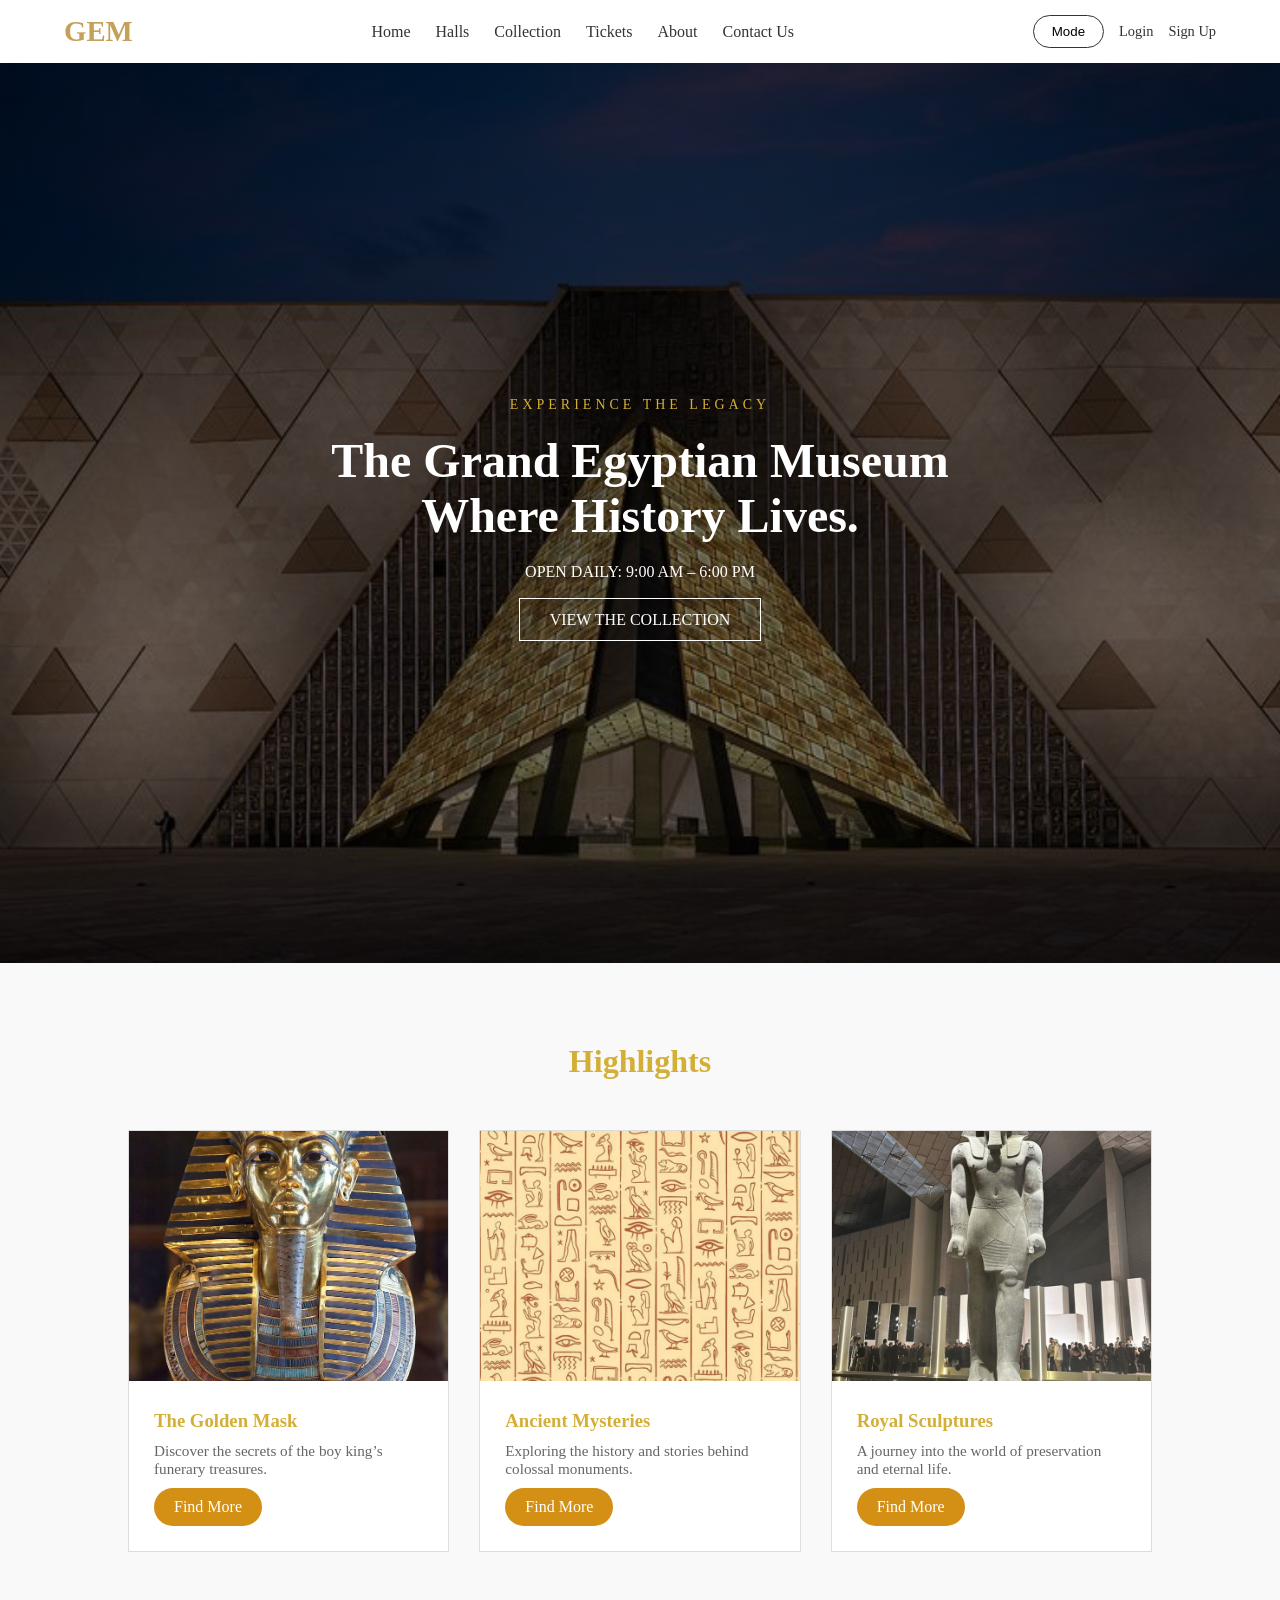
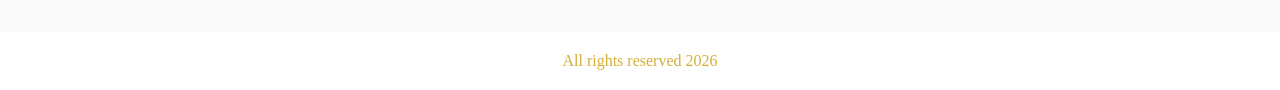
<file: index.html>
<!DOCTYPE html>
<html lang="en">
<head>
<title> The Grand Egyptian Museum</title>
<meta charset="UTF-8"> 
<meta name="viewport" content="width=device-width, initial-scale=1.0">
<link href="index.css" rel="stylesheet" >
</head>
<body> 
<div>
    <header>
    <div class="logo">
        <h1><b> GEM </b></h1>
    </div>

    <nav>
        <ul>
            <li><a href="index.html"> Home </a></li>
            <li><a href="hall.html"> Halls </a></li>
            <li><a href="gallery.html"> Collection </a></li>
            <li><a href="tickets.html"> Tickets </a></li>
            <li><a href="about.html"> About </a></li>
            <li><a href="contact.html"> Contact Us </a></li>
        </ul>
    </nav>
   <div class="registration">
      <button class="modebutton"> Mode </button>
      <a id="loginBtn" class="navbutton" href="login.html"> Login </a>
      <a id="signupBtn" class="navbutton" href="signup.html"> Sign Up </a>
      <a id="logoutBtn" class="navbutton" href="#" style="display: none;"> Logout </a>
    </div>
</header>  
<section class="hero1">
  <div class="hero-content">
    <p class="subtitle">EXPERIENCE THE LEGACY</p>
    <h1>The Grand Egyptian Museum <br> Where History Lives.</h1>
    <p class="date">OPEN DAILY: 9:00 AM – 6:00 PM</p>
    <a href="gallery.html" class="btn1">VIEW THE COLLECTION</a>
</section>
<section class="museum-highlights">
        <h2 class="section-title">Highlights</h2>
        <div class="cards-grid">
            <div class="card">
                <div class="card-img-wrapper">
                    <img src="tutankhamun.jpg" alt="Mask">
                </div>
                <div class="card-info">
                    <h3>The Golden Mask</h3>
                    <p class="pp">Discover the secrets of the boy king’s funerary treasures.</p>
                          <a class="imgbutton" href="gallery.html"> Find More </a>

                </div>
            </div>

            <div class="card">
                <div class="card-img-wrapper">
                    <img src="pardiat.jpg" alt="Sphinx">
                </div>
                <div class="card-info">
                    <h3>Ancient Mysteries</h3>
                    <p class="pp">Exploring the history and stories behind colossal monuments.</p>
                          <a class="imgbutton" href="gallery.html"> Find More </a>

                </div>
            </div>

            <div class="card">
                <div class="card-img-wrapper">
                    <img src="ramses ll.jpg" alt="Sculpture">
                </div>
                <div class="card-info">
                    <h3>Royal Sculptures</h3>
                    <p class="pp">A journey into the world of preservation and eternal life.</p>
                          <a class="imgbutton" href="gallery.html"> Find More </a>

                </div>
            </div>
        </div>
    </section>
</div>
<script src="index.js"> </script>
</body>
    <footer>
            <bold>All rights reserved 2026</bold><br>
        </footer>
</html>
</file>
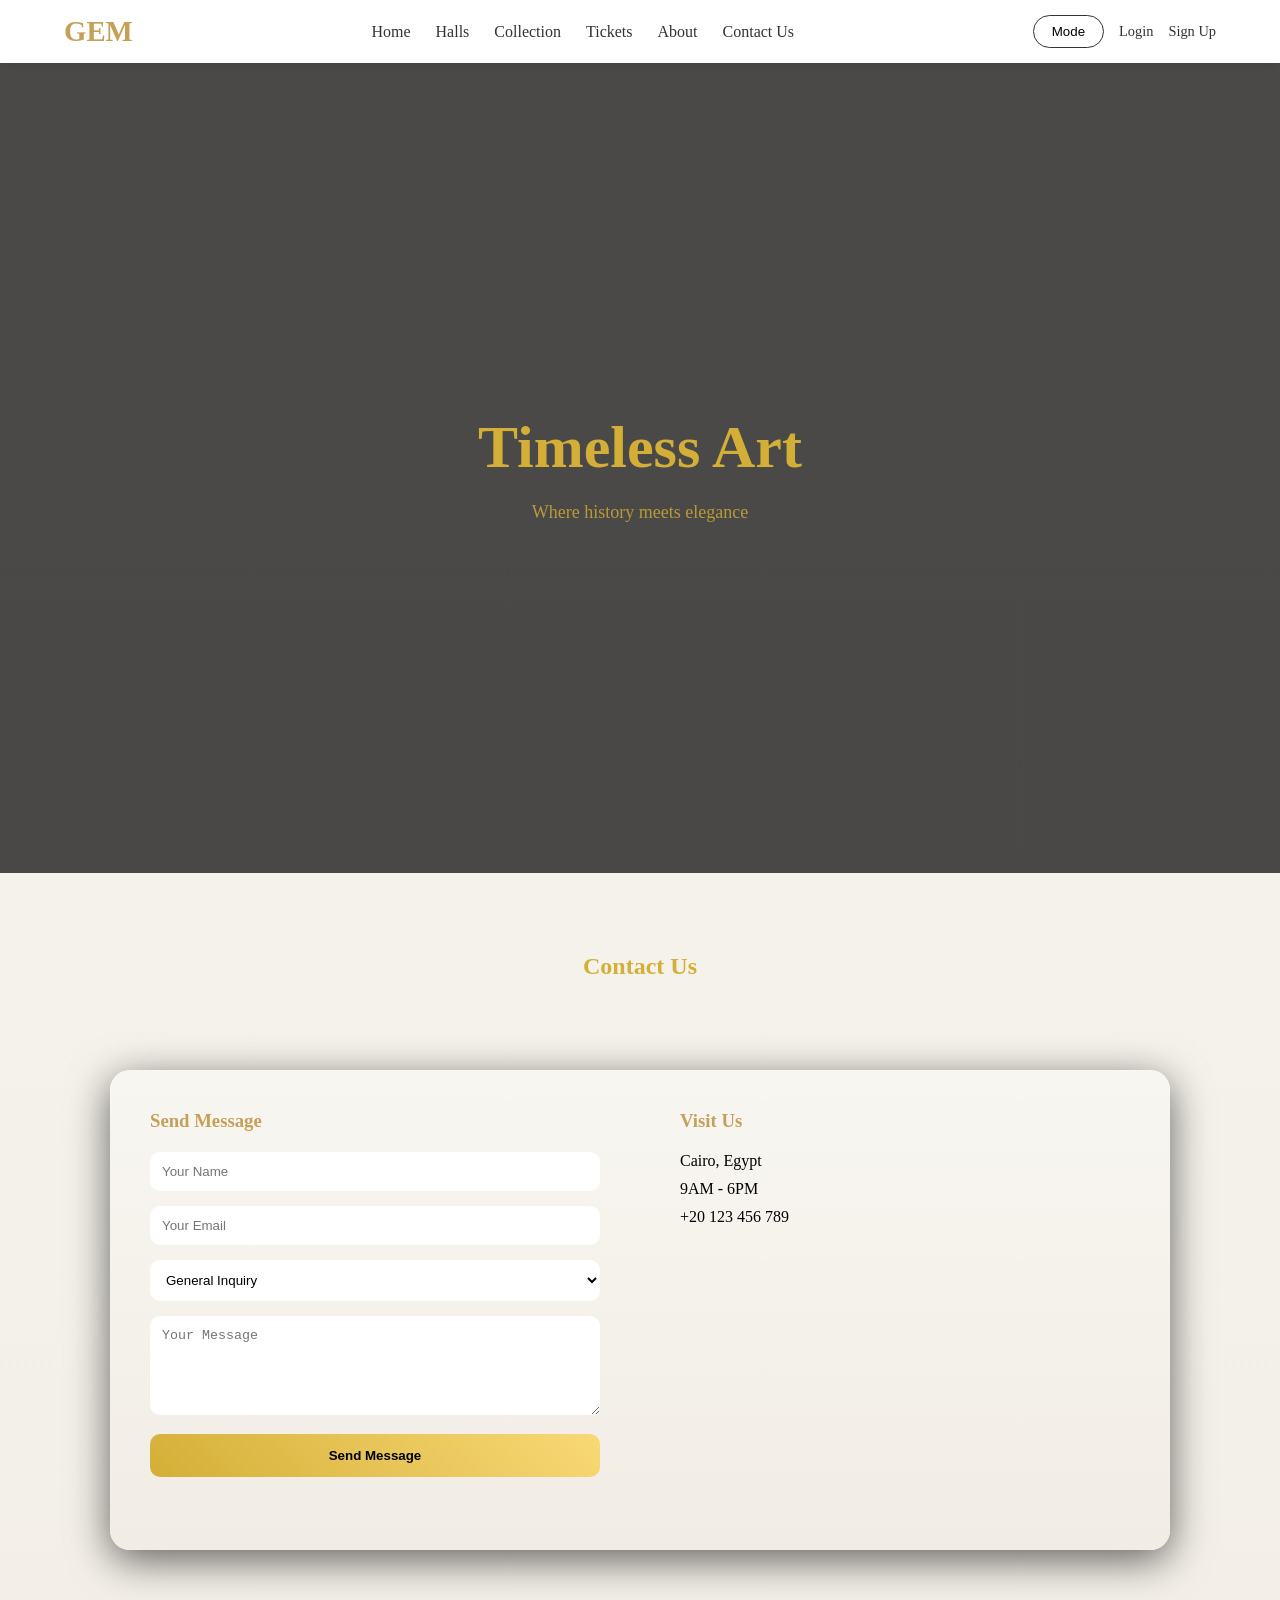
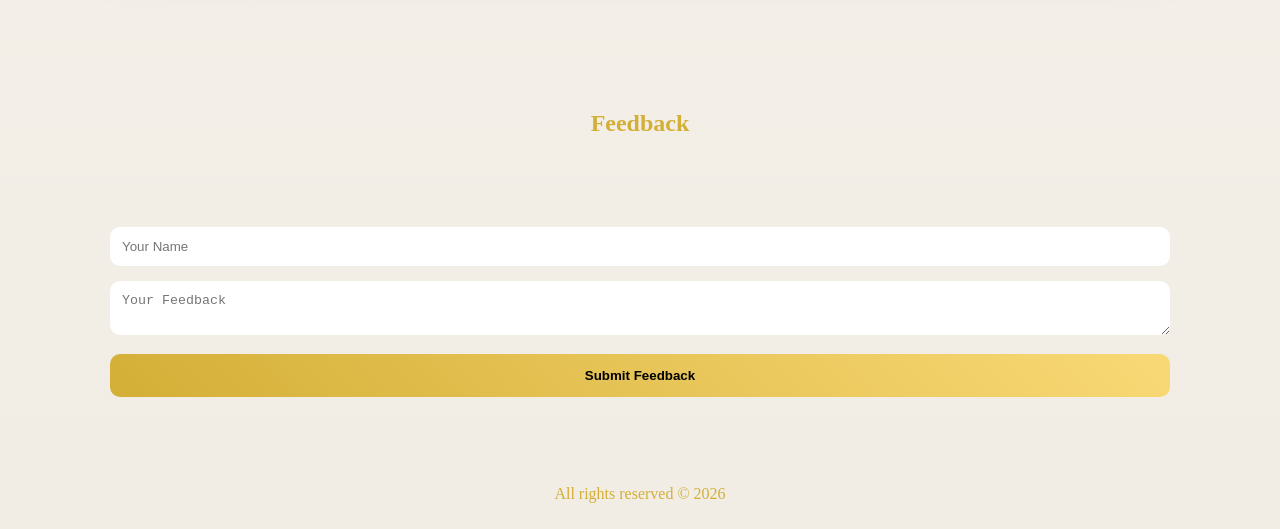
<file: contact.html>
<!DOCTYPE html>
<html lang="en">
<head>
    <meta charset="UTF-8">
    <meta name="viewport" content="width=device-width, initial-scale=1.0">
    <link rel="stylesheet" href="contact.css">
    <title>Contact-Us</title>
</head>
<body data-theme="light">
<div>
    <header>
    <div class="logo">
        <h1><b> GEM </b></h1>
    </div>

    <nav>
        <ul>
            <li><a href="index.html"> Home </a></li>
            <li><a href="hall.html"> Halls </a></li>
            <li><a href="gallery.html"> Collection </a></li>
            <li><a href="tickets.html"> Tickets </a></li>
            <li><a href="about.html"> About </a></li>
            <li><a href="contact.html"> Contact Us </a></li>
        </ul>
    </nav>
   <div class="registration">
      <button class="modebutton"> Mode </button>
      <a id="loginBtn" class="navbutton" href="login.html"> Login </a>
      <a id="signupBtn" class="navbutton" href="signup.html"> Sign Up </a>
      <a id="logoutBtn" class="navbutton" href="#" style="display: none;"> Logout </a>
    </div>
</header>
<div class="hero">
    <h1>Timeless Art</h1>
    <p>Where history meets elegance</p>
</div>
<section id="contact" class="fade">
    <h2>Contact Us </h2>
    <div class="container">
        <div class="form">
            <h3>Send Message</h3>
            <form onsubmit="return validateForm()">
                <input type="text" id="name" placeholder="Your Name" >
                <input type="email" id="email" placeholder="Your Email">
                <select>
                    <option>General Inquiry</option>
                    <option>VIP Visit</option>
                    <option>Private Event</option>
                </select>
                <textarea id="message" rows="5" placeholder="Your Message"></textarea>
                <button class="hh" type="submit">Send Message</button>
            </form>
        </div>
        <div class="info">
            <h3>Visit Us</h3>
            <p> <span>Cairo, Egypt</span></p>
            <p><span>9AM - 6PM</span></p>
            <p> <span>+20 123 456 789</span></p>
            <iframe src="https://www.google.com/maps?q=Grand+Egyptian+Museum&output=embed"></iframe>
        </div>


    </div>
</section>
<section id="feedback" class="fade">
    
    <h2>Feedback</h2>
        <form onsubmit="return submitFeedback()" >
        <input type="text" id="fname" placeholder="Your Name">
        <textarea id="fmsg" placeholder="Your Feedback"></textarea>
        <button class="hh" type="submit">Submit Feedback</button>
        </form>
    </div>
    <div id="feedbacklist"></div>


</section>
    <script src="index.js"></script>
    <script src="contact.js"></script>
    
</body>
    <footer>
            <bold>All rights reserved &copy; 2026</bold><br><br>
        </footer>
</html>
</file>
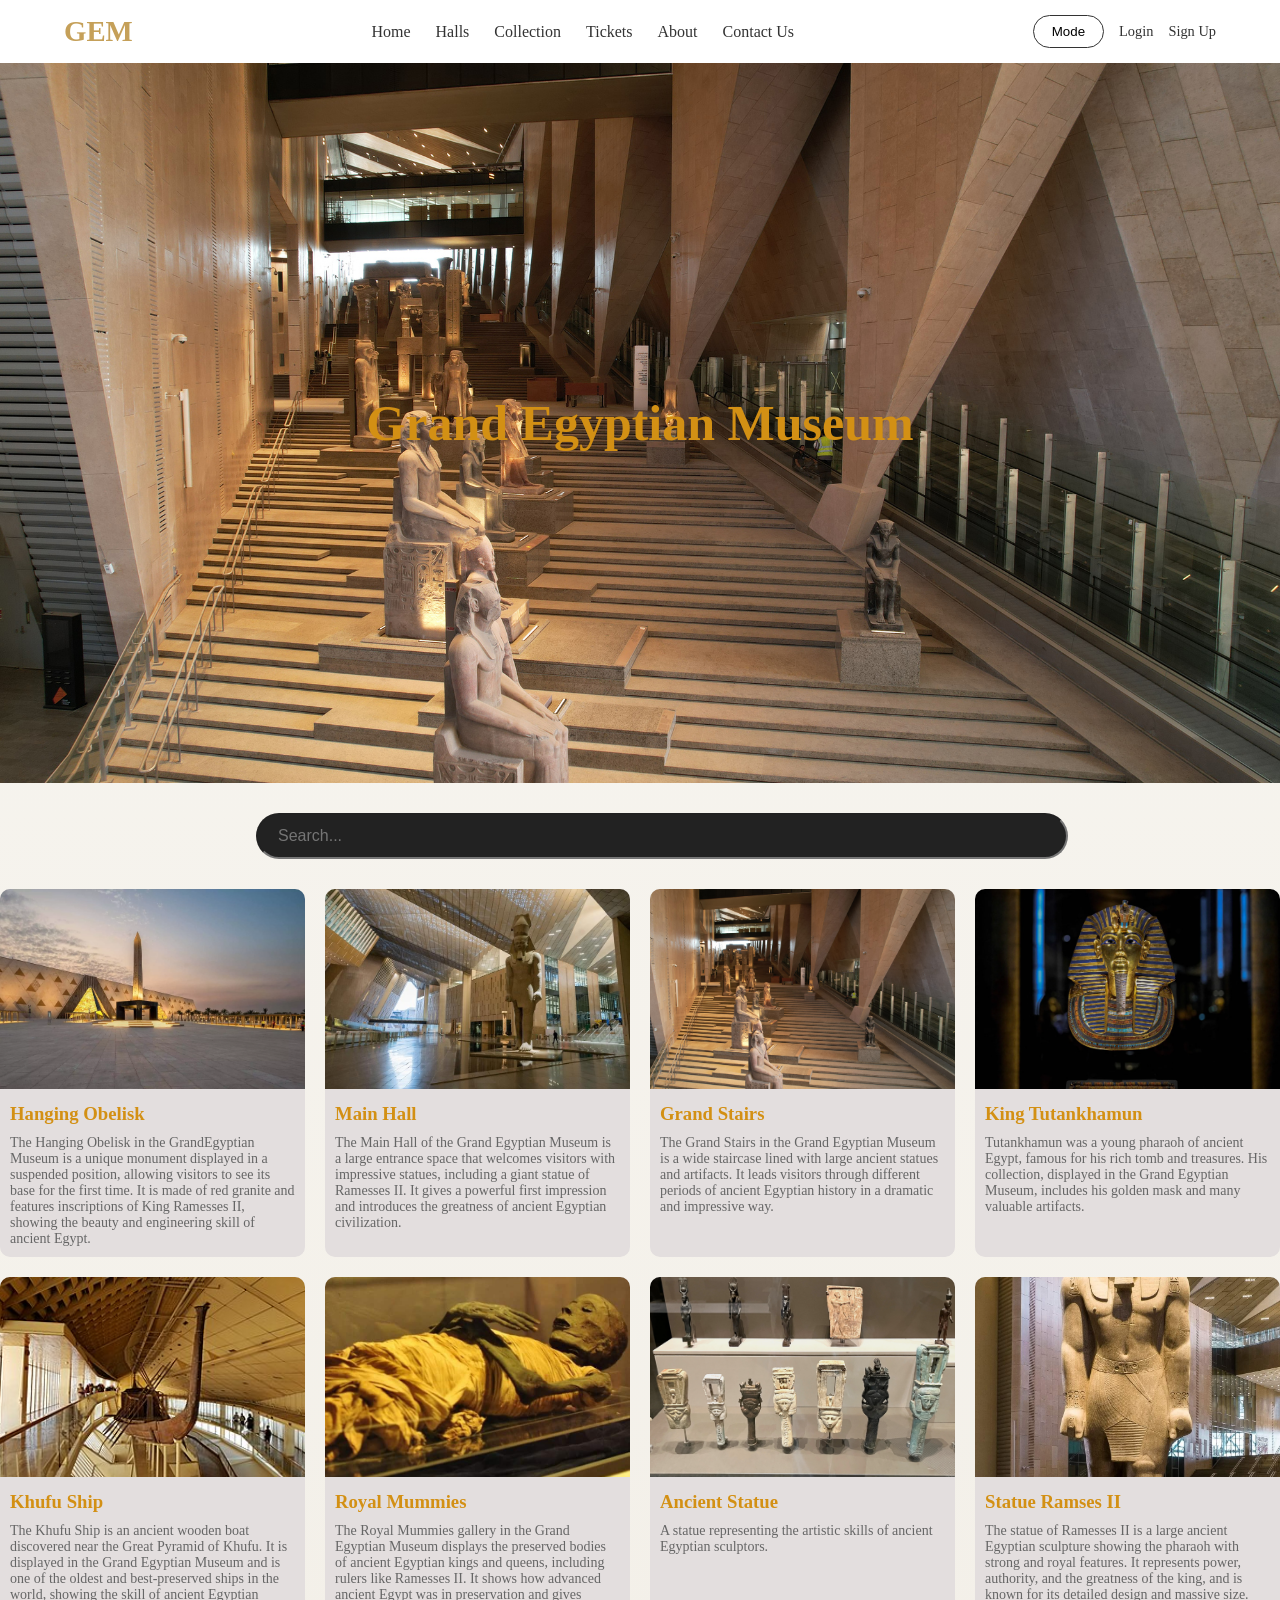
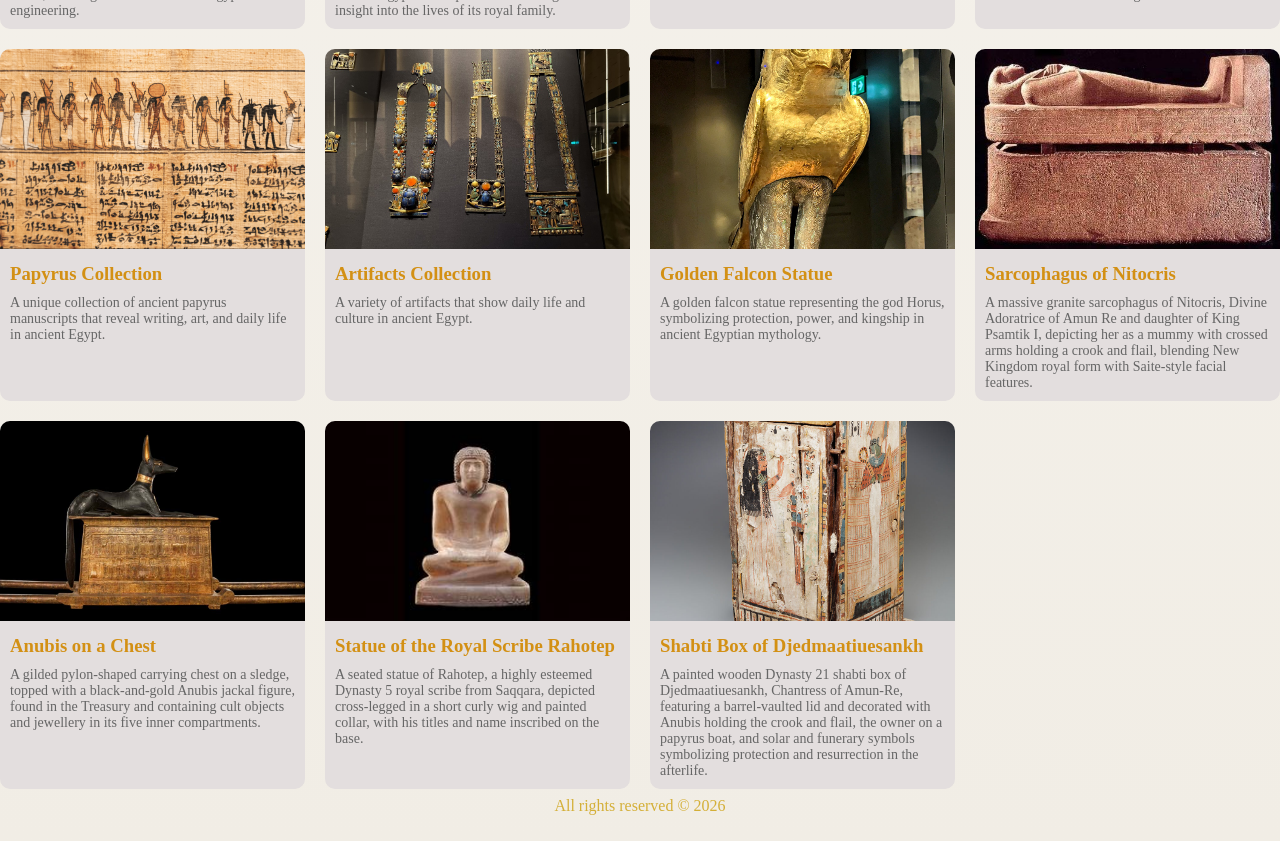
<file: gallery.html>
<!DOCTYPE html>
<html lang="en">
<head>
<meta charset="UTF-8">
<meta name="viewport" content="width=device-width, initial-scale=1.0">
<link rel="stylesheet" href="project.css">
<title>Grand Egyptian Museum</title>

</head>

<body>
    
<div>
    <header>
    <div class="logo">
        <h1><b> GEM </b></h1>
    </div>

    <nav>
        <ul>
            <li><a href="index.html"> Home </a></li>
            <li><a href="hall.html"> Halls </a></li>
            <li><a href="gallery.html"> Collection </a></li>
            <li><a href="tickets.html"> Tickets </a></li>
            <li><a href="about.html"> About </a></li>
            <li><a href="contact.html"> Contact Us </a></li>
        </ul>
    </nav>
   <div class="registration">
      <button class="modebutton"> Mode </button>
      <a id="loginBtn" class="navbutton" href="login.html"> Login </a>
      <a id="signupBtn" class="navbutton" href="signup.html"> Sign Up </a>
      <a id="logoutBtn" class="navbutton" href="#" style="display: none;"> Logout </a>
    </div>
</header>


<section class="head">
    <h1>Grand Egyptian Museum</h1>
</section>


<div class="search-box">
    <input type="text" id="searchInput" placeholder="Search..." >
</div>


<section class="gallery">

    <article class="gallery-item">
        <img src="obelisk.png" alt="hanring obelisk">
        <h3>Hanging Obelisk</h3>
        <p>The Hanging Obelisk in the GrandEgyptian Museum is a unique monument displayed in a suspended position, 
            allowing visitors to see its base for the first time. It is made of red granite and features inscriptions of King Ramesses II, 
            showing the beauty and engineering skill of ancient Egypt.</p>
    </article>

    <article class="gallery-item">
        <img src="mainhall.png" alt="nain hall">
        <h3>Main Hall</h3>
        <p>The Main Hall of the Grand Egyptian Museum is a large entrance space that welcomes visitors with impressive statues,
             including a giant statue of Ramesses II. It gives a powerful first impression and introduces
              the greatness of ancient Egyptian civilization.</p>
    </article>
     <article class="gallery-item">
            <img src="grandstairs.png" alt="grand stairs">
            <h3>Grand Stairs</h3>
            <p>The Grand Stairs in the Grand Egyptian Museum is a wide staircase lined with large ancient statues and artifacts.
                 It leads visitors through different periods of ancient Egyptian history in a dramatic and impressive way.</p>
        </article>
        <article class="gallery-item">
            <img src="tut.png" alt="King Tutankhamun">
            <h3>King Tutankhamun</h3>
            <p>Tutankhamun was a young pharaoh of ancient Egypt, famous for his rich tomb and treasures.
                His collection, displayed in the Grand Egyptian Museum, includes his golden mask and many valuable artifacts.</p>
        </article>

    <article class="gallery-item">
            <img src="Khufu_ship.png" alt="khufu ship">
            <h3>Khufu Ship</h3>
            <p>The Khufu Ship is an ancient wooden boat discovered near the Great Pyramid of Khufu. 
                It is displayed in the Grand Egyptian Museum and is one of the oldest and best-preserved ships in the world, 
                showing the skill of ancient Egyptian engineering.</p>
        </article>


    <article class="gallery-item">
            <img src="mummies.png" alt="Royal Mummies">
            <h3>Royal Mummies</h3>
            <p>The Royal Mummies gallery in the Grand Egyptian Museum displays the preserved bodies of ancient Egyptian kings and queens,
                 including rulers like Ramesses II. It shows how advanced ancient Egypt was in preservation and gives insight into the lives 
                 of its royal family.</p>
        </article>

        <article class="gallery-item">
            <img src="statue.png" alt="Ancient Statue">
            <h3>Ancient Statue</h3>
            <p>A statue representing the artistic skills of ancient Egyptian sculptors.</p>
        </article>
        <article class="gallery-item">
    <img src="ramses.png" alt="statue ramses">
    
    <h3>Statue Ramses II</h3>
    
    <p>
       The statue of Ramesses II is a large ancient Egyptian sculpture showing the pharaoh with strong and royal features.
        It represents power, authority, and the greatness of the king, and is known for its detailed design and massive size.
    </p>
</article>

        <article class="gallery-item">
            <img src="papyrus.png" alt="papyrus Collection">
            <h3>Papyrus Collection</h3>
            <p>A unique collection of ancient papyrus manuscripts that reveal writing, art, and daily life in ancient Egypt.</p>
        </article>

        <article class="gallery-item">
            <img src="art.png" alt="Artifacts Collection">
            <h3>Artifacts Collection</h3>
            <p>A variety of artifacts that show daily life and culture in ancient Egypt.</p>
        </article>
        
        <article class="gallery-item">
    <img src="golden.png" alt="Golden Falcon Statue" >
    
    <h3>Golden Falcon Statue</h3>
    
    <p>
        A golden falcon statue representing the god Horus, symbolizing protection, power, 
        and kingship in ancient Egyptian mythology.
    </p>
</article>
<article class="gallery-item">
        <img src="sarcophagus.png" alt="Sarcophagus of Nitocris"  loading="lazy">
        <h3>Sarcophagus of Nitocris</h3>
        <p>A massive granite sarcophagus of Nitocris, Divine Adoratrice of Amun Re and daughter of King Psamtik I, depicting her as a mummy with crossed arms holding a crook and flail, blending New Kingdom royal form with Saite-style facial features.</p>
    </article>


    <article class="gallery-item">
        <img src="anubis.png" alt="aunbis on a a chest" loading="lazy">
        <h3>Anubis on a Chest</h3>
        <p>A gilded pylon-shaped carrying chest on a sledge, topped with a black-and-gold Anubis jackal figure, found in the Treasury and containing cult objects and jewellery in its five inner compartments.</p>
    </article>


    <article class="gallery-item">
        <img src="scribe.png" alt="statue of the royal scribe rahotep" loading="lazy">
        <h3>Statue of the Royal Scribe Rahotep</h3>
        <p>A seated statue of Rahotep, a highly esteemed Dynasty 5 royal scribe from Saqqara, depicted cross-legged in a short curly wig and painted collar, with his titles and name inscribed on the base.</p>
    </article>

    
    <article class="gallery-item">
        <img src="box.png" alt="shabti box of djedaatiuesankh">
        <h3>Shabti Box of Djedmaatiuesankh</h3>
        <p>A painted wooden Dynasty 21 shabti box of Djedmaatiuesankh, Chantress of Amun-Re, featuring a barrel-vaulted lid and decorated with Anubis holding the crook and flail, the owner on a papyrus boat, and solar and funerary symbols symbolizing protection and resurrection in the afterlife.</p>
    </article>

</section>


<script>

const input = document.getElementById("searchInput");
const items = document.querySelectorAll(".gallery-item");


input.addEventListener("keyup", () => {
    const value = input.value.toLowerCase().trim();

    items.forEach(item => {
        const title = item.querySelector("h3").innerText.toLowerCase();
        const desc = item.querySelector("p").innerText.toLowerCase();

        if (title.includes(value) || desc.includes(value)) {
            item.style.display = "block";
        } else {
            item.style.display = "none";
        }
    });
});

</script>
</body>
<footer>
            <bold>All rights reserved &copy; 2026</bold><br><br>
        </footer>
        <script src="index.js"></script>
</html>
</file>
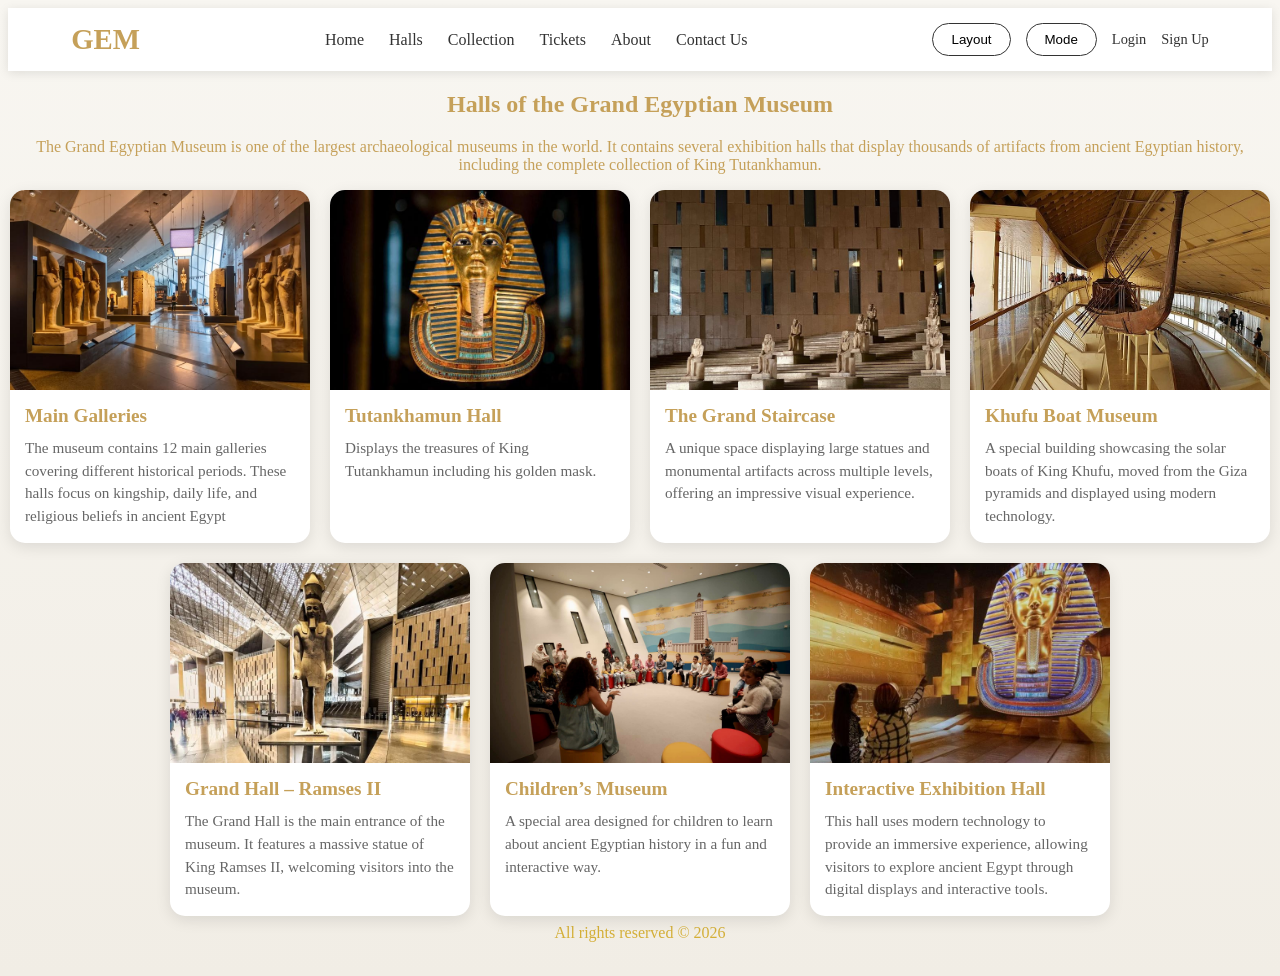
<file: hall.html>
<!DOCTYPE html>
<html lang="en">
<head>
    <meta charset="UTF-8">
    <meta name="viewport" content="width=device-width, initial-scale=1.0">
    <title>Halls</title>
     <link rel="stylesheet" href="hall.css">
    
</head>
<body data-theme="light">
<header>
    <div class="logo">
        <h1><b> GEM </b></h1>
    </div>

    <nav>
        <ul>
            <li><a href="index.html"> Home </a></li>
            <li><a href="hall.html"> Halls </a></li>
            <li><a href="gallery.html"> Collection </a></li>
            <li><a href="tickets.html"> Tickets </a></li>
            <li><a href="about.html"> About </a></li>
            <li><a href="contact.html"> Contact Us </a></li>
            
        </ul>
    </nav>

   <div class="registration">
      <button  id="layout"  >Layout</button>
      <button class="modebutton"> Mode </button>
      <a id="loginBtn" class="navbutton" href="login.html"> Login </a>
      <a id="signupBtn" class="navbutton" href="signup.html"> Sign Up </a>
      <a id="logoutBtn" class="navbutton" href="#" style="display: none;"> Logout </a>
    </div>
</header>
   <section class="haneen">
      <h1>Halls of the Grand Egyptian Museum</h1>
      <p class="h">The Grand Egyptian Museum is one of the largest archaeological museums in the world. It contains several exhibition halls that display thousands of artifacts from ancient Egyptian history, including the complete collection of King Tutankhamun.</p>
   </section>
      <div class="container">
    <div class="ss">
        <a href="gallery.html">
  <img src="WhatsApp Image 2026-04-23 at 9.39.19 PM.jpeg" alt="Main Galleries">
</a>
        <div class="info">
         <h3>Main Galleries</h3>
         <p>The museum contains 12 main galleries covering different historical periods. These halls focus on kingship, daily life, and religious beliefs in ancient Egypt</p>
       </div>
    </div>
    <div class="ss">
        <a href="gallery.html">
  <img src="WhatsApp Image 2026-04-23 at 10.06.41 PM.jpeg" alt="Tutankhamun Hall">
</a>
        <div class="info">
         <h3>Tutankhamun Hall</h3>
         <p>Displays the treasures of King Tutankhamun including his golden mask.</p>
       </div>
    </div>
    
    <div class="ss">
          <a href="gallery.html">
  <img src="WhatsApp Image 2026-04-23 at 9.26.44 PM.jpeg" alt="The Grand Staircase">
</a>
        <div class="info">
         <h3>The Grand Staircase</h3>
         <p>A unique space displaying large statues and monumental artifacts across multiple levels, offering an impressive visual experience.</p>
       </div>
    </div>
    <div class="ss">
           <a href="gallery.html">
  <img src="WhatsApp Image 2026-04-23 at 7.47.37 PM.jpeg" alt="Khufu Boat Museum">
</a>
        <div class="info">
         <h3>Khufu Boat Museum</h3>
         <p>A special building showcasing the solar boats of King Khufu, moved from the Giza pyramids and displayed using modern technology.</p>
       </div>
    </div>
    <div class="ss">
         <a href="gallery.html">
  <img src="WhatsApp Image 2026-04-23 at 10.11.40 PM.jpeg" alt="Grand Hall – Ramses II">
</a>
        <div class="info">
         <h3>Grand Hall – Ramses II</h3>
         <p>The Grand Hall is the main entrance of the museum. It features a massive statue of King Ramses II, welcoming visitors into the museum.</p>
       </div>
    </div>
    <div class="ss">
         <a href="gallery.html">
  <img src="436275378_122138367194050383_5936547928092981119_n.jpeg" alt="Children’s Museum">
</a>
        <div class="info">
         <h3>Children’s Museum</h3>
         <p>A special area designed for children to learn about ancient Egyptian history in a fun and interactive way.</p>
       </div>
    </div>
    <div class="ss">
         <a href="gallery.html">
  <img src="WhatsApp Image 2026-04-23 at 10.08.38 PM.jpeg" alt="Interactive Exhibition Hall">
</a>
        <div class="info">
         <h3>Interactive Exhibition Hall</h3>
         <p>This hall uses modern technology to provide an immersive experience, allowing visitors to explore ancient Egypt through digital displays and interactive tools.</p>
       </div>
    </div>
</div>
<script src="index.js"></script>
<script src="hall.js"></script>

</body>
    <footer>
            <bold>All rights reserved &copy; 2026</bold><br><br>
        </footer>
</html>
</file>
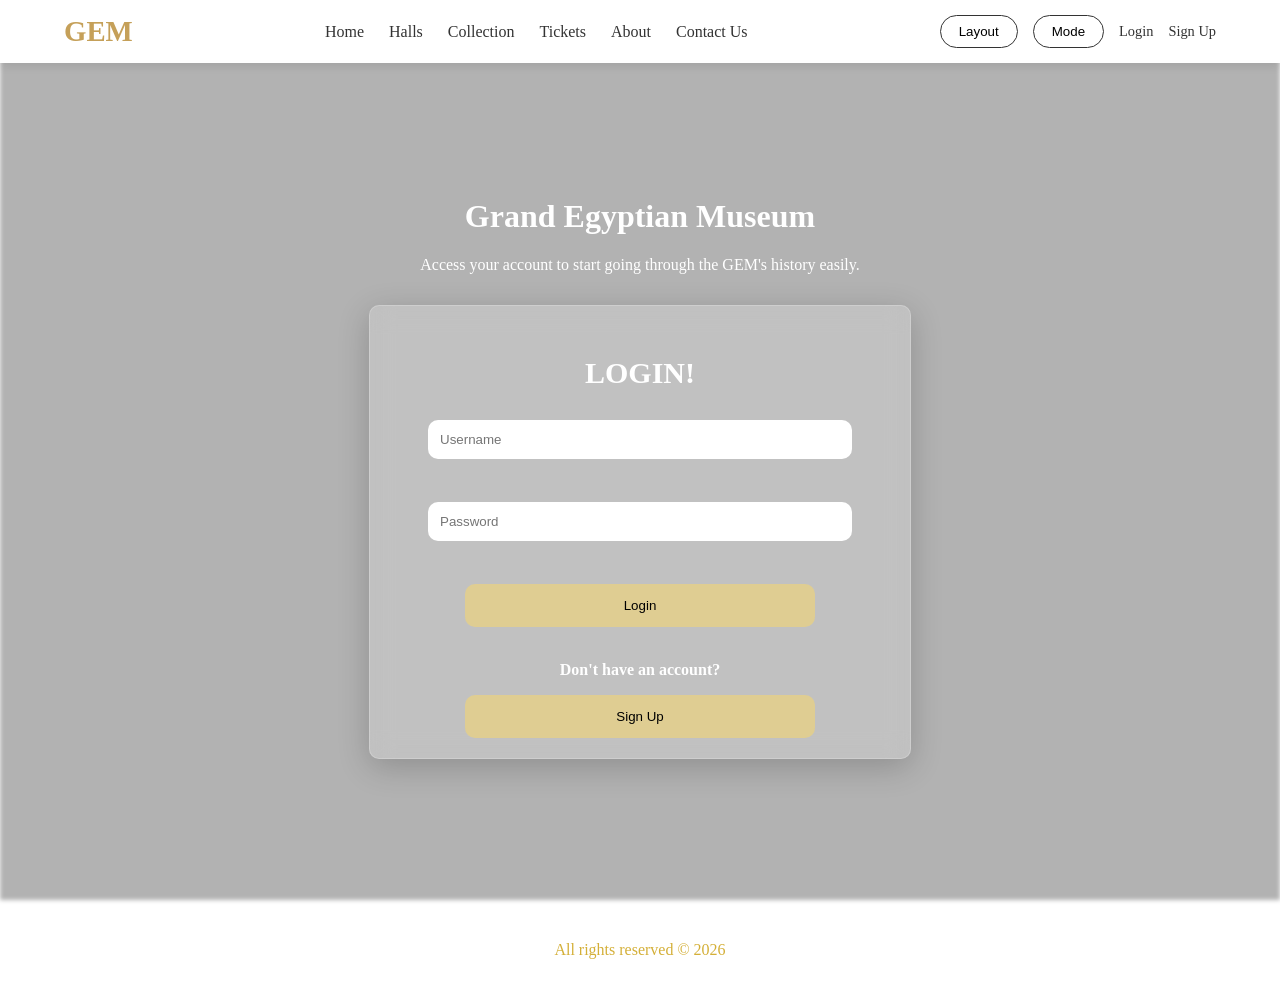
<file: login.html>
<!DOCTYPE html>
<html>
    <head>
        <title>Login</title>
        <link rel="stylesheet" href="styles.css">
    </head>


    <body>

        <div>
    <header>
    <div class="logo">
        <h1><b> GEM </b></h1>
    </div>

    <nav>
        <ul>
            <li><a href="index.html"> Home </a></li>
            <li><a href="hall.html"> Halls </a></li>
            <li><a href="gallery.html"> Collection </a></li>
            <li><a href="tickets.html"> Tickets </a></li>
            <li><a href="about.html"> About </a></li>
            <li><a href="contact.html"> Contact Us </a></li>
        </ul>
    </nav>
   <div class="registration">
       <button  id="layout"  >Layout</button>
      <button class="modebutton"> Mode </button>
      <a id="loginBtn" class="navbutton" href="login.html"> Login </a>
      <a id="signupBtn" class="navbutton" href="signup.html"> Sign Up </a>
      <a id="logoutBtn" class="navbutton" href="#" style="display: none;"> Logout </a>
    </div>
</header> 

            <div class="layout-container">

            <div class="overlay-text">
            <h1>Grand Egyptian Museum</h1>
            <p>Access your account to start going through the GEM's history easily.</p>
            </div>

    <div class="image-side"></div>

        <div class="box">
            <p class="intro"><b>LOGIN!</b></p>
            <form id="loginForm">
            <input type="text" id="logusername" placeholder="Username"><br>
             <small class="error" id="loginUserError"></small><br>

            <input type="password" id="logpassword" placeholder="Password"><br>
            <small class="error" id="loginPassError"></small><br>

            <div class="logbutton">
            <button type="submit">Login</button>
            </div>
            </form>
            <br>
            <div class="dont">
            <p><b>Don't have an account?</b></p>
            <a href="signup.html">
                <button>Sign Up</button>
            </div>
            </a>
            
        </div>

        </div>

        <footer>
            <bold>All rights reserved &copy; 2026</bold><br><br>
        </footer>

        <script src="index.js"></script>
        <script src="script.js"></script>
    </body>
</html>
</file>
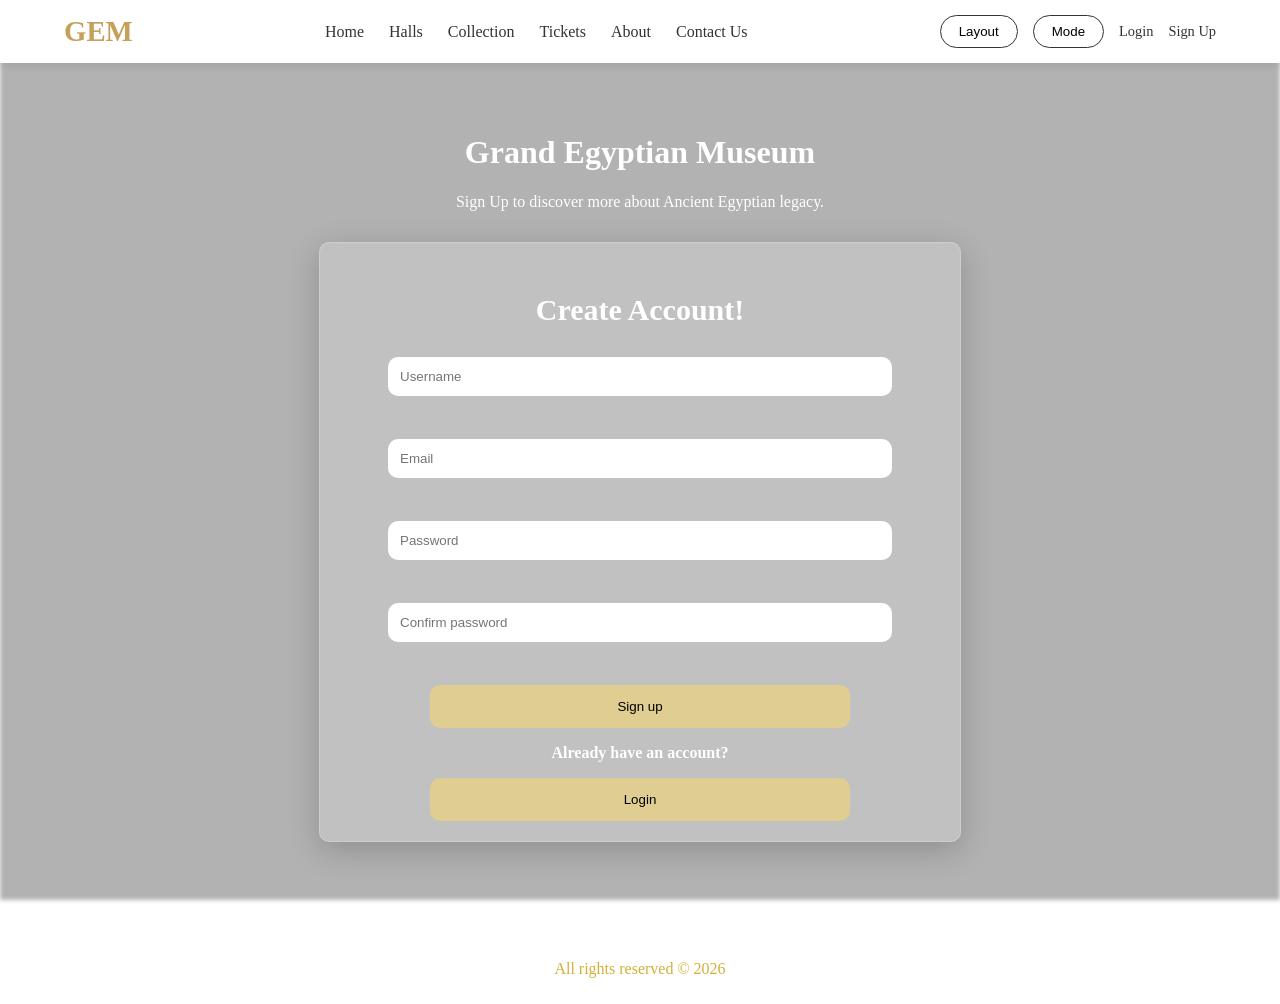
<file: signup.html>
<!DOCTYPE html>
<html>
    <head>
        <title>Sign Up</title>
        <link rel="stylesheet" href="styles.css">
    </head>

    

    <body>

        <div>
    <header>
    <div class="logo">
        <h1><b> GEM </b></h1>
    </div>

    <nav>
        <ul>
            <li><a href="index.html"> Home </a></li>
            <li><a href="hall.html"> Halls </a></li>
            <li><a href="gallery.html"> Collection </a></li>
            <li><a href="tickets.html"> Tickets </a></li>
            <li><a href="about.html"> About </a></li>
            <li><a href="contact.html"> Contact Us </a></li>
        </ul>
    </nav>
   <div class="registration">
       <button  id="layout"  >Layout</button>
      <button class="modebutton"> Mode </button>
      <a id="loginBtn" class="navbutton" href="login.html"> Login </a>
      <a id="signupBtn" class="navbutton" href="signup.html"> Sign Up </a>
      <a id="logoutBtn" class="navbutton" href="#" style="display: none;"> Logout </a>
    </div>
</header>

            <div class="layout-container">

            <div class="overlay-text">
            <h1>Grand Egyptian Museum</h1>
            <p>Sign Up to discover more about Ancient Egyptian legacy.</p>
        </div>

    <div class="image-side"></div>
        
         <div class="box3">
            
        
            <p class="create"><b>Create Account!</b></p>
        </header>

        <form id="signupForm">
            <input type="text" id="signname" placeholder="Username"><br>
            <small class="error" id="nameError"></small><br>

            <input type="text" id="signemail" placeholder="Email"><br>
            <small class="error" id="emailError"></small><br>
            
            <input type="password" id="signpassword" placeholder="Password"><br>
            <small class="error" id="passError"></small><br>
            
            <input type="password" id="signpassagain" placeholder="Confirm password"><br>
            <small class="error" id="confirmError"></small><br>

        <div class="signbutton">
        <button type="submit">Sign up</button>
        </div>
        </form>
         
        <div class="already">
        <p><b>Already have an account?</b></p>
        <a href="login.html">
            <button>Login</button>
        </a>
        </div>
         </div>

         </div>

         <footer>
            <bold>All rights reserved &copy; 2026</bold><br><br>
        </footer>

        <script src="index.js"></script>
        <script src="script.js"></script>
    </body>
</html>
</file>
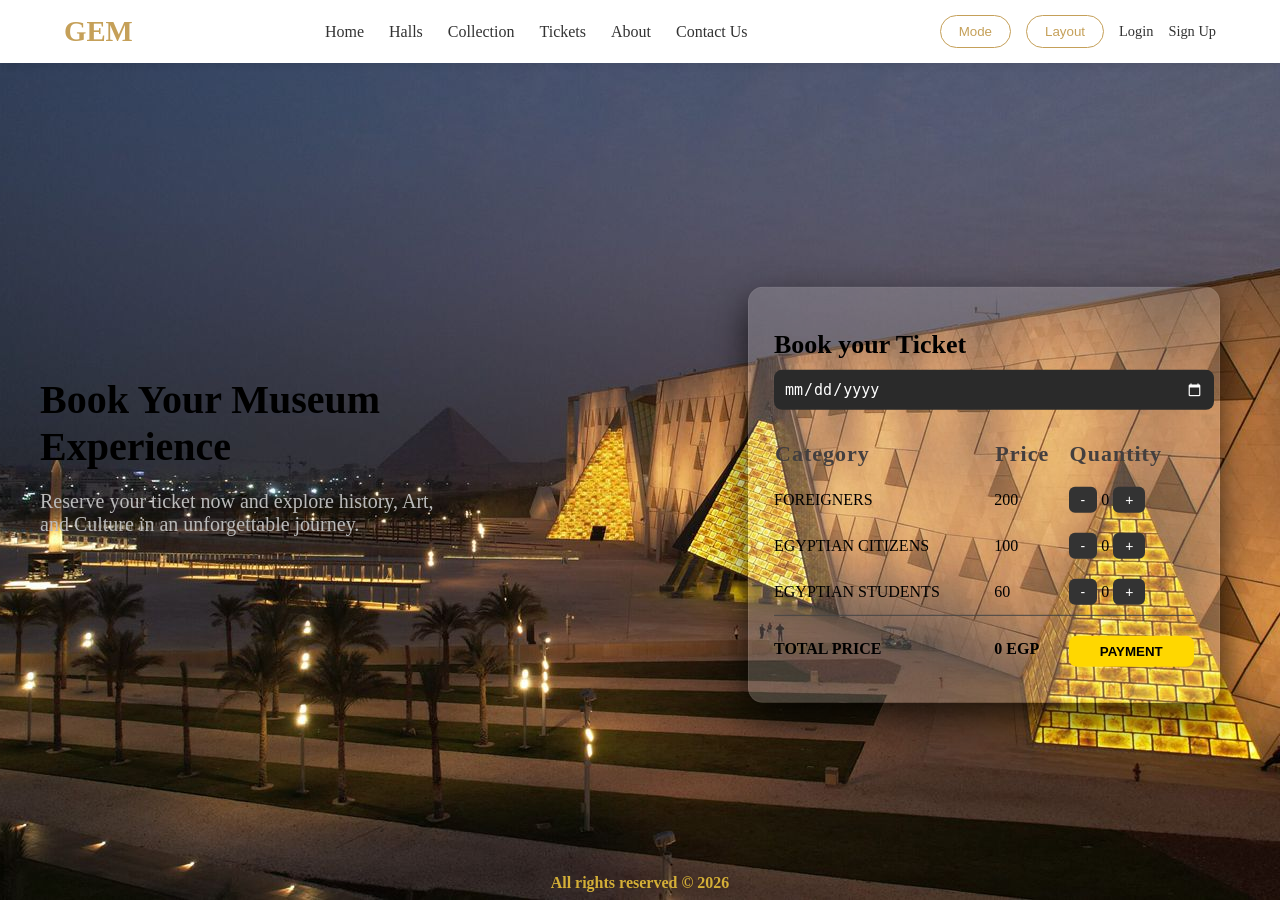
<file: tickets.html>
<!DOCTYPE html>
<html lang="en">
<head>
    <meta charset="UTF-8">
    <meta name="viewport" content="width=device-width, initial-scale=1.0">
    <title>Tickets</title>
    <link rel="stylesheet" href="tickets.css">
    <style>
        body {
            background-image: url('WhatsApp Image 2026-04-29 at 12.31.39 AM.jpeg');
            background-size: cover;
            background-position: center;
            background-attachment: fixed;
            background-repeat: no-repeat;
        }
    </style>
</head>

<body class="light">
    <header>
        <div class="logo">
            <h1><b> GEM </b></h1>
        </div>

        <nav>
            <ul>
                <li><a href="index.html"> Home </a></li>
                <li><a href="hall.html"> Halls </a></li>
                <li><a href="gallery.html"> Collection </a></li>
                <li><a href="tickets.html"> Tickets </a></li>
                <li><a href="about.html"> About </a></li>
                <li><a href="contact.html"> Contact Us </a></li>
            </ul>
        </nav>
        <div class="registration">
            <!-- Added id="themeToggle" so the script works -->
            <button id="themeToggle" class="modebutton"> Mode </button>
               <button onclick="toggleLayout()" class="layoutBtn">Layout</button>
            <a id="loginBtn" class="navbutton" href="login.html"> Login </a>
            <a id="signupBtn" class="navbutton" href="signup.html"> Sign Up </a>
        </div>
    </header>

    <div class="left">
        <h2>Book Your Museum Experience</h2>
        <p>Reserve your ticket now and explore history, Art, and Culture in an unforgettable journey.</p>
    </div>

    <div class="box">
        <h1>Book your Ticket</h1>
        <input type="date" class="date-input" style="margin-bottom: 15px;">

        <table>
            <thead>
                <tr>
                    <th>Category</th>
                    <th>Price</th>
                    <th>Quantity</th>
                </tr>
            </thead>
            <tbody>
                <tr class="ticket-row">
                    <td>FOREIGNERS</td>
                    <td class="price-val">200</td>
                    <td>
                        <button class="counter-btn minus">-</button>
                        <span class="count">0</span>
                        <button class="counter-btn plus">+</button>
                    </td>
                </tr>
                <tr class="ticket-row">
                    <td>EGYPTIAN CITIZENS</td>
                    <td class="price-val">100</td>
                    <td>
                        <button class="counter-btn minus">-</button>
                        <span class="count">0</span>
                        <button class="counter-btn plus">+</button>
                    </td>
                </tr>
                <tr class="ticket-row">
                    <td>EGYPTIAN STUDENTS</td>
                    <td class="price-val">60</td>
                    <td>
                        <button class="counter-btn minus">-</button>
                        <span class="count">0</span>
                        <button class="counter-btn plus">+</button>
                    </td>
                </tr>
                <tr class="total-row">
                    <td class="total-label">TOTAL PRICE</td>
                    <td id="grand-total" style="font-weight: bold;">0 EGP</td>
                    <td>
                        <button class="payment-btn">PAYMENT</button>
                    </td>
                </tr>
            </tbody>
        </table>
    </div>

    <footer>
        <b>All rights reserved &copy; 2026</b>
    </footer>

    <script src="index.js"></script>
    <script src="tickets.js"></script>
    <script>function toggleLayout() {
  document.body.classList.toggle("alt-layout");
}
</script>
   
</body>
</html>
</file>
<file: index.css>
* {
    margin: 0;
    padding: 0;
    box-sizing: border-box; 
}

.hero1 {
    background-image: linear-gradient(rgba(0, 0, 0, 0.5), rgba(0, 0, 0, 0.5)), url('back.jpg');
    background-repeat: no-repeat;  
    background-size: cover;       
    background-position: center;
    height: 100vh;
    color: #333; 
    font-family: 'Times New Roman', serif;
    margin: 0;
    transition: all 0.4s ease;

}
body{
    background-color:linear-gradient(180deg, #f8f6f1 0%, #f1ede5 100%);
    
}
header {
    display: flex;
    justify-content: space-between;
    align-items: center;
    padding: 15px 5%;
    background-color: #ffffff;
    box-shadow: 0 2px 10px rgba(0,0,0,0.1);
}

.logo h1 {
    margin: 0;
    font-size: 1.8rem;
    color: #C5A059;
}

nav ul {
    display: flex;
    list-style: none;
    gap: 25px;
    margin: 0;
    padding: 0;
}

nav ul li a {
    text-decoration: none;
    color: #333;
    font-weight: 500;
    transition: 0.3s;
}

nav ul li a:hover {
    color: #C5A059;
}

.registration {
    display: flex;
    align-items: center;
    gap: 15px;
}

.modebutton {
    padding: 8px 18px;
    border-radius: 20px;
    border: 1px solid #333;
    background: transparent;
    cursor: pointer;
    transition: 0.3s;
}

.navbutton {
    text-decoration: none;
    color: #333;
    font-size: 0.9rem;
    transition: 0.3s;
}

.navbutton:hover {
    color: #C5A059;
}

.hero1 {
    height: 100vh;
    display: flex;
    align-items: center;
    justify-content: center;
    text-align: center;
    color: white;
}

.hero-content h1 {
    font-size: 3rem;
    margin: 20px 0;
}

.subtitle {
    color: #d4af37;
    letter-spacing: 4px;
    text-transform: uppercase;
    font-size: 14px;
}

.date {
    color: white;
    font-size: 16px;
    margin-bottom: 30px;
}

.btn1 {
    padding: 12px 30px;
    border: 1px solid white;
    color: white;
    text-decoration: none;
    transition: 0.3s;
}

.btn1:hover {
    background: white;
    color: black;
}

.museum-highlights {
    padding: 80px 10%;
    background-color: #f9f9f9; 
}

.section-title {
    text-align: center;
    color: #d4af37;
    margin-bottom: 50px;
    font-size: 2rem;
}

.cards-grid {
    display: grid;
    grid-template-columns: repeat(auto-fit, minmax(300px, 1fr));
    gap: 30px;
}

.card {
    background: #ffffff;
    border: 1px solid #ddd;
    transition: 0.4s;
}

.card:hover {
    transform: translateY(-10px);
    border-color: #d4af37;
}

.card-img-wrapper img {
    width: 100%;
    height: 250px;
    object-fit: cover;
}

.card-info {
    padding: 25px;
}

.card-info h3 {
    color: #d4af37;
    margin-bottom: 10px;
}

.pp {
    color: #666; 
    font-size: 0.95rem;
}

.imgbutton {
    color: white;
    text-decoration: none;
    background-color: #d39014;
    padding: 10px 20px;
    border-radius: 60px;
    display: inline-block;
    margin-top: 10px;
}

footer {
    text-align: center;
    padding: 20px;
    color: #d4af37;
}

body[data-theme="dark"] {
    background-color: #121212 !important;
    color: #E0E0E0 !important;
}

body[data-theme="dark"] header {
    background-color: #1e1e1e;
}

body[data-theme="dark"] nav ul li a,
body[data-theme="dark"] .navbutton {
    color: #E0E0E0;
}

body[data-theme="dark"] .card {
    background-color: #1E1E1E !important;
    border-color: #333;
}

body[data-theme="dark"] .museum-highlights {
    background-color: #121212 !important;
}

body[data-theme="dark"] .modebutton {
    border-color: #C5A059;
    color: #C5A059;
}
</file>
<file: contact.css>
*{
    padding: 0;
    margin: 0;
    box-sizing: border-box;
   
}
body{
    background: linear-gradient(180deg, #f8f6f1 0%, #f1ede5 100%);
}
body[data-theme="dark"] {
    background:#0b0f1a;
}
body[data-theme="dark"] .info{
   background: #111827; 
}

.hero{
    height: 90vh;
    display: flex;
    flex-direction: column;
    justify-content: center;
    align-items: center;
    text-align: center;
    background: linear-gradient(rgba(0,0,0,.7),rgba(0,0,0,.7)),
    url(https://thegrandegyptianmuseumtickets.com/wp-content/uploads/2026/03/Tutankhamun-golden-mask-in-The-Grand-Egyptian-Museum-Tickets.jpg);
    background-size:cover;
    background-position:center;
    animation: fadeIn 2s ease-in-out;
}
.hero h1{
    margin-bottom:20px ;
    font-size: 60px;
    color: #d4af37;
    animation: slideDown 1.5s ease;
}
.hero p{
    font-size: 18px;
    opacity: 0.8;
     animation-delay:1s;
     color: #d4af37;
}
section{
    padding:80px 20px ;
    margin: auto;
    max-width: 1100px;

}
section h2{
    text-align: center;
    margin-bottom: 90px;
    color: #d4af37;
}
.container{
    display: flex;
    flex-wrap: wrap;
    overflow: hidden;
    border-radius: 20px;
   background: linear-gradient(180deg, #f8f6f1 0%, #f1ede5 100%);
    box-shadow: 0 10px 40px rgba(0,0,0,.6);


}

[data-theme="dark"] .container{
    background: #111827;
}

.form{
    flex: 1;
    padding: 40px;
    
}

.info{
    flex: 1;
    padding: 40px;
    
    background: linear-gradient(180deg, #f8f6f1 0%, #f1ede5 100%);
}
[data-theme="dark"] .info{
    background-color: #0f172a;
}
 
.form h3,
.info h3{
    color: #C5A059;
    margin-bottom:20px;
    font-weight: bold;
}

[data-theme="dark"] .form h3,
[data-theme="dark"] .info h3{
    color:#d4af37;
}


.info p span{ 
    color: black;
}
[data-theme="dark"] .info p span{
    color: #d4af37;
}

input,select,textarea{
  width:100%;
  padding:12px;
  margin-bottom:15px;
  border:none;
  border-radius:10px;
  background: white;
  color: black;
}
[data-theme="dark"] input,
[data-theme="dark"] select,
[data-theme="dark"] textarea{
    background:#1f2937; 
     color:white;
}

input:focus,
textarea:focus{
    outline:2px solid #d4af37;
}

.hh{
  width:100%;
  padding:14px;
  border:none;
  border-radius:10px;
  background:linear-gradient(45deg,#d4af37,#f9d976);
  color:#000;
  font-weight:bold;
  cursor:pointer;
  transition:0.3s;
}
.hh:hover{
    transform:translateY(-2px);
    box-shadow:0 5px 15px rgba(212,175,55,.4);
}
.info p{
    margin: 10px 0;
    color: #ccc;
}
iframe{
  width:100%;
  height:250px;
  border:none;
  border-radius:15px;
  margin-top:20px;
}

footer {
    text-decoration: none;
    text-align: center;
    padding: 8px 15px;
    border-radius: 20px;
    color: #d4af37;
}

.stars span{
  font-size:30px;
  cursor:pointer;
  color:#444;
  transition:0.3s;
}
.stars span.active{
  color:gold;
}
@keyframes fadeIn{
  from{opacity:0}
  to{opacity:1}
}

@keyframes slideDown{
  from{transform:translateY(-50px);opacity:0}
  to{transform:translateY(0);opacity:1}
}

@keyframes fadeInText{
  to{opacity:0.8}
}
/* @media(max-width:768px){
  nav{
    flex-direction:column;
    gap:10px;
    padding:20px;
}
  .hero h1{
    font-size:35px;
}
  .container{
    flex-direction:column;
}
} */
 nav ul {
    display: flex;
    list-style: none;
    gap: 25px;
    margin: 0;
    padding: 0;
}



.logo h1 {
    margin: 0;
    font-size: 1.8rem;
    color: #C5A059; 
}



header {
    display: flex;
    justify-content: space-between; 
    align-items: center;
    padding: 15px 5%; 
    background-color: #fff;
    box-shadow: 0 2px 10px rgba(0,0,0,0.1);
}

ul li {
    display: block;
    list-style: none;
    text-align: center;
    justify-content: center; 
    font-family: 'Scheherazade New', serif;
}

nav ul li a {
    text-decoration: none;
    color: #333;
    font-weight: 500;
    transition: 0.3s;
}


nav a:hover {
    color: #C5A059;
}
nav {
    background: var(--nav-bg);
}

.navbutton {
    text-decoration: none;
    color: #333;
    font-size: 0.9rem;
    transition: 0.3s;
}

.navbutton:hover {
    color: #C5A059;
}
.registration {
    display: flex;
    align-items: center;
    gap: 15px;
}

.modebutton {
    padding: 8px 18px;
    border-radius: 20px;
    border: 1px solid #333;
    background: transparent;
    cursor: pointer;
    transition: 0.3s;
}

body[data-theme="dark"] {
    background: #121212 !important;
    color: #E0E0E0 !important;
}

body[data-theme="dark"] header {
    background-color: #1e1e1e;
}

body[data-theme="dark"] nav ul li a,
body[data-theme="dark"] .navbutton {
    color: #E0E0E0;
}

body[data-theme="dark"] .modebutton {
    border-color: #C5A059;
    color: #C5A059;
}
body[data-theme="dark"] nav ul li a:hover {
    color: #C5A059;
}
</file>
<file: project.css>
header {
    display: flex;
    justify-content: space-between; 
    align-items: center;
    padding: 15px 5%; 
    background-color: #fff;
    box-shadow: 0 2px 10px rgba(0,0,0,0.1);
}

.logo h1 {
    margin: 0;
    font-size: 1.8rem;
    color: #C5A059; 
}

nav ul {
    display: flex;
    list-style: none;
    gap: 25px;
    margin: 0;
    padding: 0;
}
nav ul li a {
    text-decoration: none;
    color: #333;
    font-weight: 500;
    transition: 0.3s;
}

nav ul li a:hover {
    color: #C5A059;
}

.registration {
    display: flex;
    align-items: center;
    gap: 15px;
}

.modebutton {
    padding: 8px 18px;
    border-radius: 20px;
    border: 1px solid #333;
    background: transparent;
    cursor: pointer;
    transition: 0.3s;
}
.navbutton {
    text-decoration: none;
    color: #333;
    font-size: 0.9rem;
    transition: 0.3s;
}

.navbutton:hover {
    color: #C5A059;
}
body {
    margin: 0;
   /* font-family:'poppins', sans-serif ; */
    background: linear-gradient(180deg, #f8f6f1 0%, #f1ede5 100%);
    color: rgb(0, 0, 0);
}

.head {
    height: 80vh;
    background: url('grandstairs.png') center/cover no-repeat;
    display: flex;
    justify-content: center;
    align-items: center;
    color: #d39014 ;
}

.head h1 {
    font-size: 50px;
   font-family: 'playfair display', serif;
    padding: 30px;
}
.search-box {
    width: 60%;
    margin: 30px auto;
    position: relative;
}

.search-box input {
    width: 100%;
    padding: 12px 20px;
    border-radius: 30px;
    font-size: 16px;
    background: #222;
    color: white;}

.search-box input:focus {
    box-shadow: 0 0 10px #d39014 ;
}
.item {
  background: #222;
  padding: 20px;
  border-radius: 10px;
  transition: 0.3s;
}

.item:hover {
  background: #d39014;
  color: black;
}


.gallery {
    display: grid;
    grid-template-columns: repeat(auto-fit, minmax(250px,1fr));
    justify-content: center;
    gap: 20px;
    padding: 3 0px;

}


.gallery-item {
    background: #e3dede;
    border-radius: 10px;
    overflow: hidden;
    transition: 0.3s;
}

.gallery-item:hover {
    transform: scale(1.05);
}

.gallery img {
    width: 100%;
    height: 200px;
    object-fit: cover;
}

.gallery h3 {
    margin: 10px;
    color:#d39014  ;
    font-family: 'playfair display', serif;
}

.gallery p {
    margin: 10px;
    font-size: 14px;
    color: #666; }
   
[data-theme="dark"] body {
    background: #121212;
    color: #e0e0e0;
}

[data-theme="dark"] .gallery {
    background: #121212;
}

[data-theme="dark"] .gallery-item {
    background: #1e1e1e;
}

[data-theme="dark"] .gallery p {
    color: #ccc;
}

[data-theme="dark"] .search-box input {
    background: #333;
    color: white;
}
[data-theme="dark"] .full {
    background:#1e1e1e;
}
body[data-theme="dark"] {
    background: #121212 !important;
    color: #E0E0E0 !important;
}

body[data-theme="dark"] header {
    background-color: #1e1e1e;
}

body[data-theme="dark"] nav ul li a,
body[data-theme="dark"] .navbutton {
    color: #E0E0E0;
}

body[data-theme="dark"] .modebutton {
    border-color: #C5A059;
    color: #C5A059;
}

body[data-theme="dark"] nav ul li a:hover {
    color: #C5A059;
}
footer {
    text-decoration: none;
    text-align: center;
    padding: 8px 15px;
    border-radius: 20px;
    color: #d4af37;
}
</file>
<file: hall.css>
h1,.h{
    text-align: center;
    color: #C5A059;
}
.container{
  display: flex;
  gap: 20px;
  flex-wrap: wrap; 
  justify-content: center;
}
body.active .container{
    flex-direction: column;
    align-items: center;
}
body.active .ss{
    transform:scale(1.03);
    width: 700px;
    display: flex;
    flex-direction: row;
    align-items: center;
    padding: 15px;
}
body.active .ss img{
     width:250px;
    height:200px;
    border-radius:10px;
}

.ss {
  background: #fff;
  position: relative;
  width: 300px;
  box-shadow:0 4px 15px rgba(0,0,0,0.1) ;
  transition: 0.3s;
  display: flex;
  flex-direction: column;
  border-radius: 15px;
  overflow: hidden;
}
.ss img {
  width: 100%;
  height: 200px;
  object-fit: cover;
   display: block;
}
.info {
  position: static;
  color: #333;
  padding: 15px;
  opacity: 1;
  display: block;
}
.info p {
    margin: 0;
    font-size: 0.95rem;
    line-height: 1.5;
    color: #666;
}
.info h3 {
    margin: 0 0 10px 0;
    color: #C5A059; 
    font-size: 1.2rem;
}
.ss:hover .info {
  opacity: 1;

}
.ss:hover{
    transform: translateY(-5px);
    box-shadow: 0 8px 25px rgba(0,0,0,0.15);
}
body{
  background: linear-gradient(180deg, #f8f6f1 0%, #f1ede5 100%);
}
header {
    display: flex;
    justify-content: space-between; 
    align-items: center;
    padding: 15px 5%; 
    background-color: #fff;
    box-shadow: 0 2px 10px rgba(0,0,0,0.1);
}

.logo h1 {
    margin: 0;
    font-size: 1.8rem;
    color: #C5A059; 
}
nav ul {
    display: flex;
    list-style: none;
    gap: 25px;
    margin: 0;
    padding: 0;
}
nav ul li a {
    text-decoration: none;
    color: #333;
    font-weight: 500;
    transition: 0.3s;
}
#layout{
     padding: 8px 18px;
    border-radius: 20px;
    border: 1px solid #333;
    background: transparent;
    cursor: pointer;
    transition: 0.3s;
}

nav ul li a:hover {
    color: #C5A059;
}

.registration {
    display: flex;
    align-items: center;
    gap: 15px;
}

.modebutton {
    padding: 8px 18px;
    border-radius: 20px;
    border: 1px solid #333;
    background: transparent;
    cursor: pointer;
    transition: 0.3s;
}
.navbutton {
    text-decoration: none;
    color: #333;
    font-size: 0.9rem;
    transition: 0.3s;
}

.navbutton:hover {
    color: #C5A059;
}
footer {
    text-decoration: none;
    text-align: center;
    padding: 8px 15px;
    border-radius: 20px;
    color: #d4af37;
}

body[data-theme="dark"] {
    background: #121212 !important;
    color: #E0E0E0 !important;
}

body[data-theme="dark"] header {
    background-color: #1e1e1e;
}

body[data-theme="dark"] nav ul li a,
body[data-theme="dark"] .navbutton {
    color: #E0E0E0;
}

body[data-theme="dark"] .modebutton {
    border-color: #C5A059;
    color: #C5A059;
}
body[data-theme="dark"] #layout{
    border-color: #C5A059;
    color: #C5A059;
}

body[data-theme="dark"] .ss {
    background-color: #1E1E1E !important; 
    border: 1px solid #333; 
    box-shadow: 0 4px 20px rgba(0, 0, 0, 0.6);
}

body[data-theme="dark"] .ss h3 {
    color: #D4AF37 !important; 
}
body[data-theme="dark"] .ss p {
    color: #B0B0B0 !important; 
}
body[data-theme="dark"] .ss:hover {
    border-color: #D4AF37;
    box-shadow: 0 8px 25px rgba(212, 175, 55, 0.2); 
    transform: translateY(-5px);
}
body[data-theme="dark"] nav ul li a:hover {
    color: #C5A059;
}
</file>
<file: styles.css>
header {
    display: flex;
    justify-content: space-between; 
    align-items: center;
    padding: 15px 5%; 
    background-color: #fff;
    box-shadow: 0 2px 10px rgba(0,0,0,0.1);
}

.logo h1 {
    margin: 0;
    font-size: 1.8rem;
    color: #C5A059; 
}

nav ul {
    display: flex;
    list-style: none;
    gap: 25px;
    margin: 0;
    padding: 0;
}
nav ul li a {
    text-decoration: none;
    color: #333;
    font-weight: 500;
    transition: 0.3s;
}

nav ul li a:hover {
    color: #C5A059;
}

body[data-theme="dark"] nav ul li a:hover {
    color: #C5A059;
}

.registration {
    display: flex;
    align-items: center;
    gap: 15px;
}

.modebutton {
    padding: 8px 18px;
    border-radius: 20px;
    border: 1px solid #333;
    background: transparent;
    cursor: pointer;
    transition: 0.3s;
    white-space: nowrap;
}
.navbutton {
    text-decoration: none;
    color: #333;
    font-size: 0.9rem;
    transition: 0.3s;
    white-space: nowrap;
}

.navbutton:hover {
    color: #C5A059;
}

body[data-theme="dark"] #layout{
    border-color: #C5A059;
    color: #C5A059;
}

body[data-theme="dark"] header {
    background-color: #1e1e1e;
}

body[data-theme="dark"] nav ul li a,
body[data-theme="dark"] .navbutton {
    color: #E0E0E0;
}

body[data-theme="dark"] .modebutton {
    border-color: #C5A059;
    color: #C5A059;
}

body[data-theme="dark"] nav ul li a:hover {
    color: #C5A059;
}

body[data-theme="dark"] .box3{
    background: rgba(0,0,0,0.4);
    backdrop-filter: blur(10px);
    border: 1px solid rgba(255,255,255,0.1);
    box-shadow: 0 8px 32px rgba(0,0,0,0.6);
}

body[data-theme="dark"] .box{
    background: rgba(0,0,0,0.4);
    backdrop-filter: blur(10px);
    border: 1px solid rgba(255,255,255,0.1);
    box-shadow: 0 8px 32px rgba(0,0,0,0.6);
}


form {
    text-align:center;
    color:white;
    text-decoration: wavy;
    border-radius: 10px;
}

body {
    margin:0;
    min-height: 100dvh;
    background-image: url("https://deltalighting.me/wp-content/uploads/2023/09/Grand-Egyptian-Museum-scaled.jpg");
    background-size: cover;
    background-position: center;
    background-repeat: no-repeat;
}

body::before {
    content: "";
    position: fixed;
    top: 0;
    left: 0;
    width: 100%;
    height: 100dvh;
    background-color: rgba(0,0,0,0.3);
    z-index: -1;
    filter: blur(2px);
}

main {
    background-color: rgba(255,255,255,0.85);
    margin: 20px auto;
    padding: 20px;
    border-radius: 10px;
    width: 90%;
}

p {
    color:white;
}



.box {
    margin: 100px auto;
    padding: 20px;
    border-radius: 10px;
    text-align:center;

  background: rgba(255,255,255,0.2);
  backdrop-filter: blur(12px);
  -webkit-backdrop-filter: blur(12px);
  border: 1px solid rgba(255,255,255,0.2);
  box-shadow: 0 8px 32px rgba(0,0,0,0.2);
  width: 500px;
  margin-top: 10px;

}


.intro {
    font-size: 30px;
    text-decoration: solid;
}

.create {
    font-size: 30px;
    text-decoration: solid;
}

.already button:hover {
    background-color:#d4af37;
    cursor:pointer;
}

.dont button:hover {
    background-color:#d4af37;
    cursor:pointer;
}

.logbutton button:hover {
    background-color:#d4af37;
    cursor:pointer;
}

.signbutton button:hover {
    background-color:#d4af37;
    cursor:pointer;
}


input[type="submit"]:hover {
    background-color:#d4af37;
    border-radius: 10px;
    cursor:pointer;
}

button{
    width: 70%;
    padding: 14px;
    border: none;
    border-radius: 10px;
    background-color:#dfcd92;

}
input[type="submit"] {
    border-radius: 10px;
    font-size: 15px;
}

.box3 {
  margin: 100px auto;
  background: rgba(255,255,255,0.2);
  backdrop-filter: blur(12px);
  -webkit-backdrop-filter: blur(12px);
    border: 1px solid rgba(255,255,255,0.2);
    box-shadow: 0 8px 32px rgba(0,0,0,0.2);

   color: white;

  padding: 20px;
  border-radius: 10px;
  width: 600px;
  text-align: center;
  margin-top: 10px;

}

.already {
    text-align: center;
}

footer {
    text-align: center;
    text-decoration: none;
    padding: 8px 15px;
    border-radius: 20px;
    color: #d4af37;
}


input {
    border-radius: 10px;
    border: none;
    height: 15px;
    padding: 12px;
    margin-bottom: 15px;
    width:80%;
}

 .signup{
   border-radius: 10px;
    padding: 10px 10px;
    font-size: 15px;
    text-align: center;
    border: none;
 }

 .error {
    color: red;
    font-size: 12px;
    display: block;
    margin-bottom: 10px;
}

.input-error {
    border: 2px solid red;
}




.layout-container {
    display: flex;
    min-height: 90vh;
    flex-direction: column;
    align-items: center;
    justify-content: center;
    padding: 10px;
    position: relative;
    padding-top: 50px;
}


.layout-container.split-layout .image-side {
    width: 50%;
    height: 100vh;
    display: flex;
    align-items: center;
    justify-content: center;
    color: white;
    text-align: center;
    padding: 40px;
    height:100%;
}

.layout-container.split-layout .box {
    width: 50%;
    margin: 0;
    flex-direction: row;
    margin-top: 60px;
}

.layout-container.split-layout .box3 {
    width: 50%;
    margin: 0;
    flex-direction: row;
    margin-top: 20px;
}

.layout-container,
.box,
.image-side {
    transition: 0.5s;
}

.layout-container,
.box3,
.image-side {
    transition: 0.5s;
}



.overlay-text {
    text-align: center;
    margin-bottom: 5px;
    color:white;
}

.layout-container.split-layout .overlay-text {
    position: absolute;
    left: 10%;
    top: 50%;
    transform: translateY(-50%);
    color: white;
}

.layout-container.split-layout {
    flex-direction: row;
    justify-content: center;
    align-items: flex-start;
    padding: 40px;
}


#layout{
     padding: 8px 18px;
    border-radius: 20px;
    border: 1px solid #333;
    background: transparent;
    cursor: pointer;
    transition: 0.3s;
}
</file>
<file: tickets.css>
body {
  margin: 0;
  /* font-family: Arial; */
  color: black;
  min-height: 100vh;
  display: flex;
  flex-direction: column;
  /*black*/
}

.left {
  position: absolute;
  left: 40px;
  top: 50%;
  transform: translateY(-50%);
  max-width: 400px;

}

.left h2 {
  font-size: 40px;
  font-weight: 0;
  font-family: bold;
  margin-bottom: 20px;
}

.left p {
  color: #bbb;
  max-width: 400px;
  font-size: 20px;
  font-family: Georgia, 'Times New Roman', Times, serif;
}

.box {
  position: absolute;
  right: 60px;
  top: 55%;
  transform: translateY(-50%);
  width: 420px;
  background: rgba(241, 236, 236, 0.2);
  padding: 25px;
  border-radius: 15px;
  box-shadow: 0 15px 35px rgba(0, 0, 0, 0.7);
  /*(0,0,0,0.2)*/
  animation: fadeIn 2s ease-out;
  border: 1px solid rgba(255, 255, 255, 0.05);

}


tbody tr {
  transition: background 0.2s ease;
}

tbody tr:hover {
  background: rgba(255, 255, 255, 0.03);
  /* Subtle highlight when hovering over a row */
}

/* TITLE */
.box h1 {
  font-size: 30px;
  margin-bottom: 15px;
}



/* TABLE */
table {
  width: 100%;
  border-collapse: collapse;
  margin-top: 15px;
}

th {
  text-align: left;
  color: rgb(67, 63, 63);
  font-size: 22px;
  padding-bottom: 10px;
  letter-spacing: 1px;
}

td {
  padding: 10px 0;
  font-size: 16px;
}

/* PRICE ALIGN */
.price {
  text-align: center;
  font-weight: 500;
}

.quantity {
  text-align: right;
}

/* COUNTER BUTTONS */
.counter-btn {
  background: #333;
  color: white;
  border: none;
  padding: 5px 12px;
  border-radius: 6px;
  cursor: pointer;
  text-align: right;
  font-size: 14px;
}

.counter-btn:hover {
  background: #555;
}

/* TOTAL ROW */
.total-row td {
  border-top: 1px solid #444;
  padding-top: 15px;
  font-size: 16px;
}

.total-label {
  font-weight: bold;
}

/* PAYMENT BUTTON */
.payment-btn {
  width: 100%;
  padding: 8px;
  background: gold;
  border: none;
  border-radius: 8px;
  cursor: pointer;
  font-weight: bold;
  margin-top: 5px;

}

.payment-btn:hover {
  background: #e6c200;

}

.box h1 {
  font-size: 26px;
  margin-bottom: 10px;
  color:black;
}






.date-input {
  width: 100%;
  padding: 10px;
  background: #2a2a2a;
  color: white;
  border: none;
  border-radius: 8px;
  font-size: 15px;
  cursor: pointer;
}

/* calendar icon color fix (for Chrome) */
.date-input::-webkit-calendar-picker-indicator {
  filter: invert(1);
  cursor: pointer;
}

/* focus effect */
.date-input:focus {
  outline: none;
  background: #333;
}

header {
    display: flex;
    justify-content: space-between; 
    align-items: center;
    padding: 15px 5%; 
    background-color: #fff;
    box-shadow: 0 2px 10px rgba(0,0,0,0.1);
    width: 100%;
    box-sizing: border-box;
    position: sticky;
    top: 0;
  
}

.logo h1 {
    margin: 0;
    font-size: 1.8rem;
    color: #C5A059; 
}

nav ul {
    display: flex;
    list-style: none;
    gap: 25px;
    margin: 0;
    padding: 0;
}
nav ul li a {
    text-decoration: none;
    color: #333;
    font-weight: 500;
    transition: 0.3s;
}

nav ul li a:hover {
    color: #C5A059;
}

.registration {
    display: flex;
    align-items: center;
    gap: 15px;
}
body.alt-layout .left {
  position: relative;
  top: auto;
  left: auto;
  transform: none;
  margin: 20px auto;
  text-align: center;
}

body.alt-layout .box {
  position: relative;
  top: auto;
  right: auto;
  transform: none;
  margin: 20px auto;
}


body.alt-layout {
  display: flex;
  flex-direction: column;
  align-items: center;
}
.layoutBtn{ padding: 8px 18px;
    border-radius: 20px;
    border: 1px solid #C5A059;
    background: transparent;
    cursor: pointer;
    transition: 0.3s;
    color:#C5A059
}

.modebutton {
    padding: 8px 18px;
    border-radius: 20px;
    border: 1px solid #C5A059;
    background: transparent;
    cursor: pointer;
    transition: 0.3s;
    color:#C5A059
}
.navbutton {
    text-decoration: none;
    color: #333;
    font-size: 0.9rem;
    transition: 0.3s;
}

.navbutton:hover {
    color: #C5A059;
}
.counter-btn:active {
  transform: scale(0.9);
  /* Shrinks when clicked */
}

/* MOBILE RESPONSIVENESS */
@media screen and (max-width: 768px) {
  .header {
    padding: 10px;
  }





  .box {
    width: 95%;
    /* Take up more screen space on small devices */
    padding: 20px;
    margin: 10px auto;
  }

  /* Make the table scrollable if it's too wide */
  table {
    display: block;
    overflow-x: auto;
    white-space: nowrap;
  }

  h2,
  h1 {
    font-size: 1.5rem;
    /* Shrink text so it fits */
  }
}

body.dark header {
    background-color: #1e1e1e;
}

/* Target nav links and buttons when body has .dark class */
body.dark nav ul li a,
body.dark .navbutton {
    color: #E0E0E0;
}

body.dark .modebutton {
    border-color: #C5A059;
    color: #C5A059;
}
body.dark .logo h1 {
    color: #C5A059;
}

/* Maintain background and box behavior */
body.dark {
    background-image: url('WhatsApp Image 2026-04-29 at 12.31.39 AM.jpeg');
   
}

body.dark .box {
    background: rgba(30, 30, 30, 0.90);
    color: white;
}

footer {
    text-decoration: none;
    text-align: center;
    padding: 8px 15px;
    border-radius: 20px;
    color: #d4af37;
    margin-top: auto;
    display :fix
}
body[data-theme="dark"] {
     background-image: url('WhatsApp Image 2026-04-29 at 12.31.39 AM.jpeg');
   
}

body[data-theme="dark"] header {
    background-color: #1e1e1e;
}

body[data-theme="dark"] 
nav ul li a,
body[data-theme="dark"] .navbutton {
    color: #E0E0E0;
}

body[data-theme="dark"] .modebutton {
    border-color: #C5A059;
    color: #C5A059;
}
body[data-theme="dark"] nav ul li a:hover {
    color: #C5A059;
}
body.dark nav ul li a,
body.dark .navbutton {
    color: white; /* Keeps them white in dark mode too */
}
</file>
